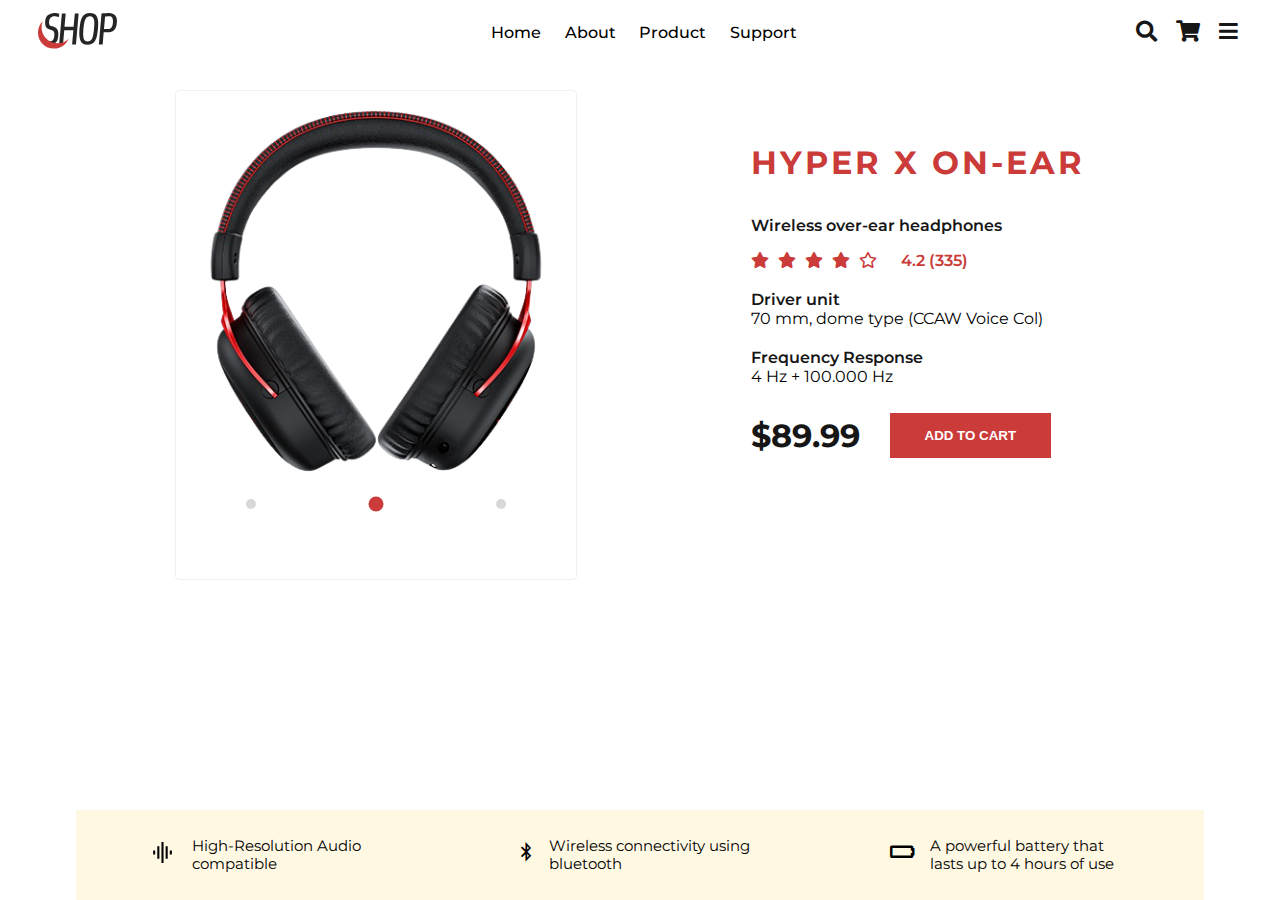
<file: pages/index.html>
<!DOCTYPE html>
<html lang="en">
<head>
    <meta charset="UTF-8">
    <meta http-equiv="X-UA-Compatible" content="IE=edge">
    <meta name="viewport" content="width=device-width, initial-scale=1.0">
    <title>Shop</title>
    <link rel="stylesheet" href="../styles/global-style.css">
    <link rel="stylesheet" href="../fontawesome-free-5.15.3-web/css/all.css">
    <link href="https://fonts.googleapis.com/icon?family=Material+Icons" rel="stylesheet">
</head>
<body>
    <header>
        <div class="logo">
            <img src="../assets/logo.svg" alt="shop logo">
        </div>
        <nav class="main">
            <ul>
                <li><a href="" id="home">Home</a><div id="home-border"></div></li>
                <li><a href="">About</a><div class="slider" id="about"></div></li>
                <li><a href="">Product</a><div class="slider" id="product"></div></li>
                <li><a href="">Support</a><div class="slider" id="support"></div></li>
            </ul>
        </nav>
        <nav class="right">
            <ul>
                <li><i class="fas fa-search fa-lg"></i></li>
                <li><i class="fas fa-shopping-cart fa-lg"></i></li>
                <li><i class="fas fa-bars fa-lg"></i></li>
            </ul>
        </nav>
    </header>
    <main>
        
        <div class="photo-product">
            <img src="../assets/fone1.png" alt="photography of headphone" id="photo">
            <figcaption>
                <div class="photo-selection" onclick="clickPhoto(1)"></div>
                <div class="photo-selection" id="selected" onclick="clickPhoto(2)"></div>
                <div class="photo-selection" onclick="clickPhoto(3)"></div>
            </figcaption>
        </div>
        <div class="information-product">
            <h1 class="name-product">
                HYPER X ON-EAR
            </h1>
            <h4 id="description-product">
                Wireless over-ear headphones
            </h4>
            <p id="red-paragraph">
                <i class="fas fa-star" style="cursor: pointer;"></i>
                <i class="fas fa-star" style="cursor: pointer;"></i>
                <i class="fas fa-star" style="cursor: pointer;"></i>
                <i class="fas fa-star" style="cursor: pointer;"></i>
                <i class="far fa-star" style="cursor: pointer;"></i>
                <span>4.2 (335)</span>
            </p>
            <p>
                <h4>Driver unit</h4>
                70 mm, dome type (CCAW Voice Col)
            </p>
            <p>
                <h4>Frequency Response</h4>
                4 Hz + 100.000 Hz
            </p>
            <div class="buy-product">
                <h1>$89.99</h1>
                <button id="buy-button">Add to cart</button>

            </div>
        </div>
    </main>
    <footer>
        <div class="footer">
            <div class="footer-information">
                <img src="../assets/graphic_eq_black_18dp.svg" style="width: 32px; height: auto;" class="icons">
                <p> High-Resolution Audio compatible</p>
            </div>
            <div class="footer-information">
                <i class="fab fa-bluetooth-b fa-lg icons"></i>
                <p>Wireless connectivity using bluetooth</p>
            </div>
            <div class="footer-information">
                <i class="fas fa-battery-empty fa-lg icons"></i>
                <p>A powerful battery that lasts up to 4 hours of use</p>
            </div>
        </div>
        
    </footer>
    <script src="../js/index.js"></script>
</body>
</html>
</file>
<file: styles/global-style.css>
@import url('https://fonts.googleapis.com/css2?family=Montserrat:ital,wght@0,100;0,200;0,300;0,400;0,500;0,600;0,700;0,800;0,900;1,100;1,200;1,300;1,400;1,500;1,600;1,700;1,800;1,900&display=swap');

*{
    margin: 0;
    padding: 0;
}

:root {
   --red: #ca3b3a;
   --black: #161616;
   --gray: #707070;
}

body{
    width: 100vw;
    overflow-x: hidden;
}

/* Estilização - Cabeçalho */

header{
    position: relative;
    width: 100vw;
    height:auto;
    display: flex;
    flex-direction: row;
    justify-content: space-between;
    align-items: center;
    color: var(--black);
}

header .logo{
    position: relative;
    margin: .4% 3%;
}
header .logo img{
    width: 80px;
    height: auto;
}

header .main{
    position: relative;
    margin: .4% 0;
}

header .main ul{
    list-style-type: none;
    display: flex;
    flex-direction: row;
    font-family: 'Montserrat', Arial, Helvetica, sans-serif;
}
header .main ul li{
    margin: 0 5%;

}

header .main ul li a{
    text-decoration: none;
    color: #000;
    font-weight: 500;
    position:relative;
    transition: all .5s;
}

header .main ul li a:hover{
    text-decoration: underline;
}

header .right{
    position: relative;
    margin: 0 7%;
}

header .right ul{
    display: flex;
    flex-direction: row;
    list-style-type: none;
}

header .right ul li{
    margin: 0 15%;
    cursor: pointer;
}

/* Estilização - Corpo principal */

main{
    width: 100vw;
    height: auto;
    display: flex;
    flex: row;
    justify-content: center;
    margin: 2% 0 0 0;
    font-family: 'Montserrat', Arial, Helvetica, sans-serif;
}

main .photo-product{
    position: relative;
    width: 325px;
    display: flex;
    flex-direction: column;
    margin: 0 12% 0 0;
    align-items: center;
    width: 400px;
    border: solid 1px rgba(153, 153, 153, 0.144);
    border-radius: 4px; 
}
main .photo-product img{
    width: 400px;
    height: auto;
}

main .photo-product figcaption{
    position: relative;
    display: flex;
    flex-direction: row;
    width: 325px;
    margin: 2% 0 4%;
    justify-content: space-between;
    align-items: center;
}
main .photo-product .photo-selection{
    width: 10px;
    height: 10px;
    background: #9696965e;
    border-radius: 20px;
    margin: 0 10%;
    cursor: pointer;
}
main .photo-product #selected{
    background: var(--red);
    transform: scale(1.5);
    transition: all ease-out .2s;
}

main .information-product{
    position: relative;
    height: 50vh;
    display: flex;
    flex-direction: column;
    padding: 20px;
}
main .information-product .name-product{
    color: var(--red);
    position: relative;
    margin:10% 0;
    letter-spacing: 3px;
}

main .information-product h4{
    color: var(--black);
    font-weight: 600;
}

#description-product{
    margin: 0 0 5%;
}

main .information-product p{
    margin: 0 0 3%;
}

main .information-product p#red-paragraph{
    font-weight: 600;
    color: var(--red);
}
main .information-product p#red-paragraph span{
    margin: 0 15px;
}
main .information-product p#red-paragraph i{
    margin: 0 5px 0 0;
}

main .information-product .buy-product{
    display: flex;
    flex-direction: row;
    align-items: center;
    margin: 5% 0 0 0;
    width: 300px;
}
main .information-product .buy-product h1{
    color: var(--black);
}
main .information-product .buy-product button{
    width: 220px;
    height: 45px;
    border: 0;
    background: var(--red);
    text-transform: uppercase;
    font-weight: 600;
    color: #fff;
    margin: 0 0 0 10%;
    cursor: pointer;
    transition: all .5s;
}
main .information-product .buy-product button:hover{
    transform: scale(1.01);
    background: var(--black);
}

/* Estilização - Rodapé */

footer{
    display: flex;
    flex-direction: row;
    width: 100vw;
    align-items: center;
    /* background: chartreuse; */
    position: absolute;
    height: 90px;
    bottom: 0;
    justify-content: center;
    font-family: 'Montserrat', Arial, Helvetica, sans-serif;
    font-size: 11pt;
}
footer .footer{
    position: relative;
    display: flex;
    flex-direction: row;
    justify-content: center;
    width: 85vw;
    background: rgba(255, 246, 220, 0.795);
    justify-content: space-between;
    height: 100%;
    align-items: center;
    padding: 0 20px;
}
footer .footer .footer-information{
    display: flex;
    flex-direction: row;
    width: 240px;
    align-items: center;
    justify-content: center;
    margin: 0 5%;
}
footer .footer .footer-information .icons{
    margin: 0 7% 2% 0;
}


/*Estilização mobile*/

@media only screen and (max-width:760px){
    body{
        width: 100vw;
        height: 150vh;
    }
    header{
        margin: 2% 0;
    }
    header .main{
        position: absolute;
        display: none;
        opacity: 0;
        z-index: -999;
        left: -555;
    }
    header .right{
        position: relative;
        margin: 0 17% 0 0;
    }
    
    header .right ul{
        display: flex;
        flex-direction: row;
        list-style-type: none;
    }
    
    header .right ul li{
        margin: 0 15%;
        cursor: pointer;
    }
    main{
        display: flex;
        flex-direction: column;
    }
    main .photo-product{
        position: relative;
        width: 325px;
        display: flex;
        flex-direction: column;
        align-items: center;
        margin: 0 8%;
        width: 400px;
        border: solid 1px rgba(153, 153, 153, 0.144);
        border-radius: 4px; 
        /* background: cornflowerblue; */
    }
    main .information-product{
        position: relative;
        height: 50vh;
        display: flex;
        flex-direction: column;
        padding: 20px;
    }
    main .information-product .buy-product{
        display: flex;
        flex-direction: row;
        align-items: center;
        margin: 5% 0 0 0;
        width: 100vw;
    }
    footer{
        display: flex;
        flex-direction: column;
        width: 100vw;
        align-items: center;
        position: relative;
        height: 90px;
        display: none;
        justify-content: center;
        font-family: 'Montserrat', Arial, Helvetica, sans-serif;
        font-size: 11pt;
    }
}
</file>
